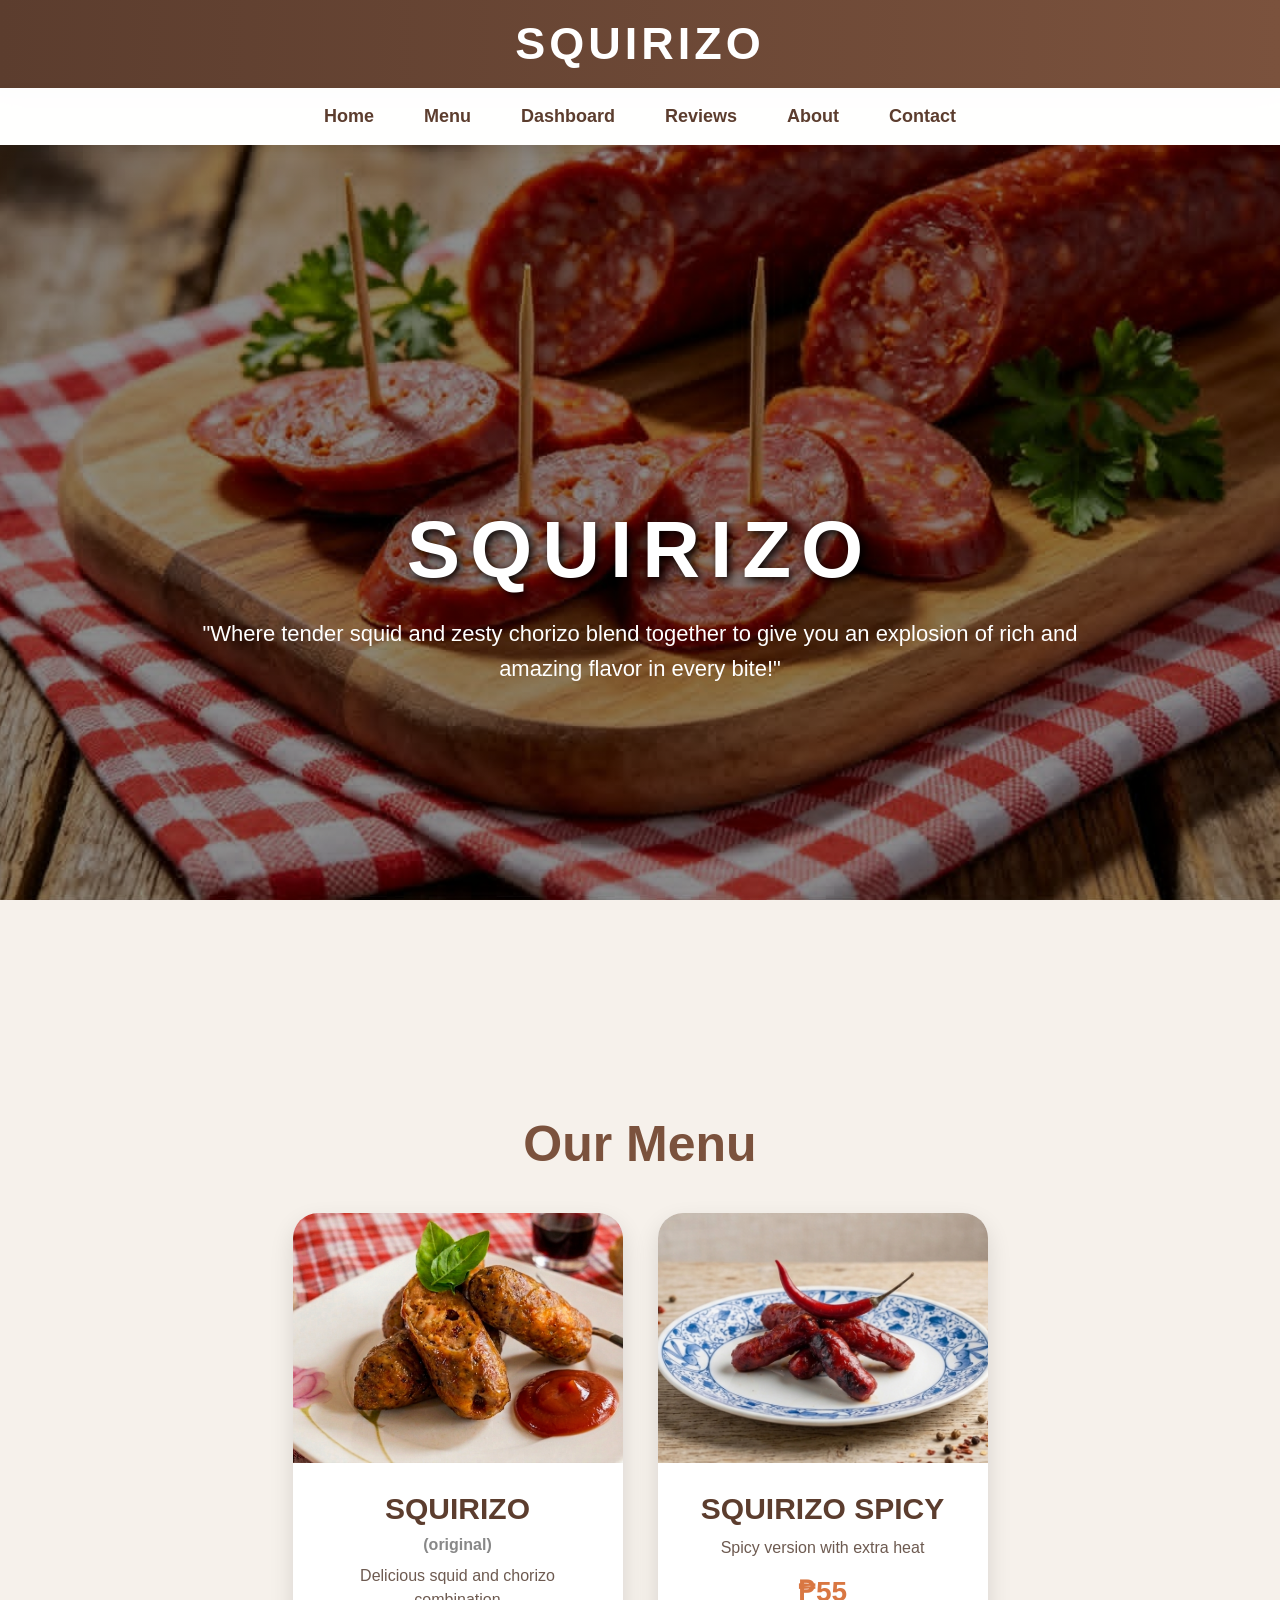
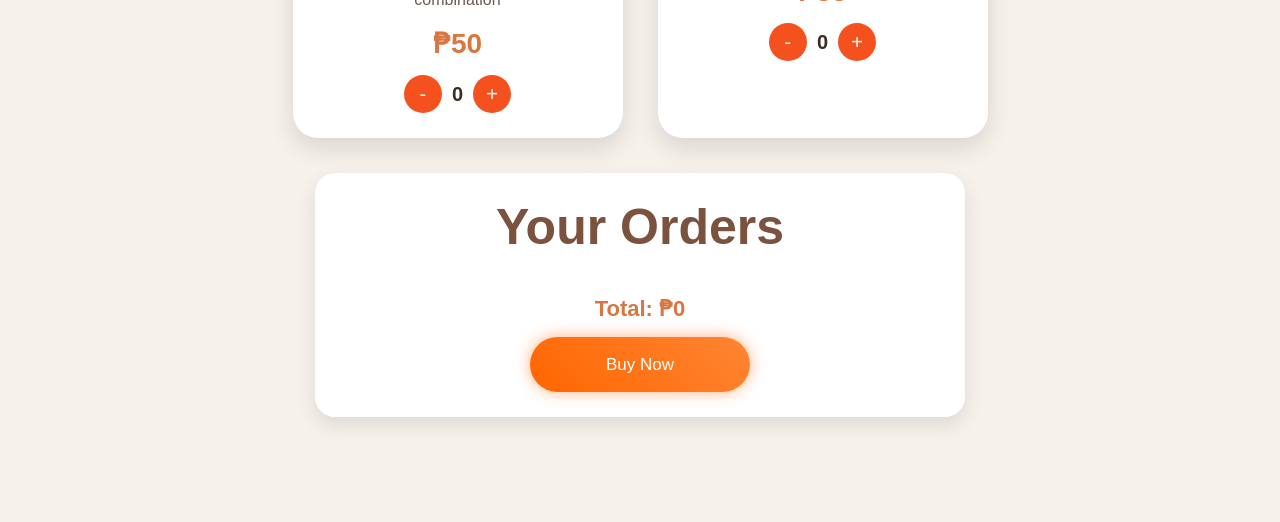
<file: index.html>
<!DOCTYPE html>
<html lang="en">
<head>
    <meta charset="UTF-8">
    <meta name="viewport" content="width=device-width, initial-scale=1.0">
    <title>SQUIRIZO</title>
    <link rel="stylesheet" href="css.css">
</head>
<body>

    <header>
        <h1>SQUIRIZO</h1>
    </header>

    <div class="menu-icon" onclick="toggleMenu()">
        ☰
    </div>

    <nav>
        <a href="#home">Home</a>
        <a href="#menu">Menu</a>
        <a href="dashboard.html">Dashboard</a>
        <a href="reviews.html">Reviews</a>
        <a href="aboutus.html">About</a>
        <a href="contactus.html">Contact</a>
    </nav>

    <section class="hero" id="home">
        <div>
            <h1>SQUIRIZO</h1>
            <p>
                "Where tender squid and zesty chorizo blend together to give you an explosion of rich and amazing flavor in every bite!"
            </p>
        </div>
    </section>

    <div class="container">
        <h2 class="section-title" id="menu">Our Menu</h2>

        <div class="menu">
            <div class="card">
                <img src="Gemini_Generated_Image_vqelthvqelthvqel (1).png">
                <div class="card-content">
                    <h3>SQUIRIZO</h3>
                    <h6>(original)</h6>
                    <p>Delicious squid and chorizo combination</p>
                    <div class="price">₱50</div>

                    <div class="quantity-box">
                        <button class="qty-btn" onclick="minusItem('squirizo',50)">-</button>
                        <span class="qty-number" id="squirizo-count">0</span>
                        <button class="qty-btn" onclick="addItem('squirizo',50)">+</button>
                    </div>
                </div>
            </div>

            <div class="card">
                <img src="spicy squirizo.png">
                <div class="card-content">
                    <h3>SQUIRIZO SPICY</h3>
                    <p>Spicy version with extra heat</p>
                    <div class="price">₱55</div>

                    <div class="quantity-box">
                        <button class="qty-btn" onclick="minusItem('spicy',55)">-</button>
                        <span class="qty-number" id="spicy-count">0</span>
                        <button class="qty-btn" onclick="addItem('spicy',55)">+</button>
                    </div>
                </div>
            </div>
        </div>

        <div class="about" id="orders">
            <h2 class="section-title">Your Orders</h2>
            <ul id="order-list"></ul>
            <div id="total">Total: ₱0</div>
            <button class="buy-btn" onclick="openOrderForm()">Buy Now</button>
        </div>
    </div>

    <div class="order-modal" id="orderModal">
        <div class="order-form-box">
            <span class="close-btn" onclick="closeOrderForm()">✖</span>
            <h2>Checkout Order</h2>

            <input type="text" id="customerName" placeholder="Enter Full Name">

            <input type="text" id="customerContact" placeholder="Enter Contact Number">

            <textarea id="customerAddress" placeholder="Enter Complete Address (House No, Street, Barangay, City)"></textarea>

            <select id="paymentMethod" onchange="showGcashField()">
                <option value="">Select Payment Method</option>
                <option value="GCash">GCash</option>
                <option value="Cash on Delivery">Cash on Delivery</option>
            </select>

            <div id="gcashField" style="display:none;">
                <input type="text" id="gcashNumber" placeholder="Enter GCash Number">

                <div id="qrBox" style="display:none; text-align:center; margin-top:15px;">
                    <p>Scan QR Code to Pay</p>
                    <img src="qrcode_gcash.jpeg" style="max-width:200px; width:100%;">
                    <p class="gcash-text">
                        Send Payment to<br>
                        <strong>0976 135 0558</strong><br>
                        Angelyn Ducalang
                    </p>
                </div>

                <input type="text" id="referenceNumber" placeholder="Enter GCash Reference Number">

                <p class="gcash-text"><br><strong>upload screenshot of your payment</strong><br></p>
                <input type="file" id="paymentScreenshot" accept="image/*">
            </div>

            <div id="mobilePaymentReminder" style="display:none; color:#007dfe; font-size:15px; margin-top:15px; margin-bottom:10px; font-weight:bold; text-align:center;">
                Send Payment to: 0976 135 0558 (Angelyn Ducalang)
            </div>

            <a id="gcashMobileLink" href="gcash://" style="display:none; text-decoration:none;">
                <button class="submit-order-btn" style="width:100%;" onclick="submitOrder()">Confirm Order & Pay</button>
            </a>
            
            <button id="normalSubmitBtn" class="submit-order-btn" onclick="payAndSubmit()">Confirm Order</button>
        </div>
    </div>

<script>
let total = 0;
let orders = {
    squirizo: 0,
    spicy: 0
};

function addItem(item, price){
    orders[item]++;
    total += price;
    updateOrders();
}

function minusItem(item, price){
    if(orders[item] > 0){
        orders[item]--;
        total -= price;
        updateOrders();
    }
}

function updateOrders(){
    const orderList = document.getElementById("order-list");
    orderList.innerHTML = "";

    document.getElementById("squirizo-count").innerHTML = orders.squirizo;
    document.getElementById("spicy-count").innerHTML = orders.spicy;

    if(orders.squirizo > 0){
        const li = document.createElement("li");
        li.innerHTML = `SQUIRIZO x ${orders.squirizo} = ₱${orders.squirizo * 50}`;
        orderList.appendChild(li);
    }

    if(orders.spicy > 0){
        const li = document.createElement("li");
        li.innerHTML = `SQUIRIZO SPICY x ${orders.spicy} = ₱${orders.spicy * 55}`;
        orderList.appendChild(li);
    }

    document.getElementById("total").innerHTML = `Total: ₱${total}`;
}

function openOrderForm(){
    if(total === 0){
        alert("Please order first!");
        return;
    }
    document.getElementById("orderModal").style.display = "flex";
}

// NILINIS KO DIN ANG CLOSE FORM PARA MA-RESET ANG LAYOUT BUTTONS PARA KUNG MAG-CHANGE NG PAY METHOD NG PAULIT-ULIT
function closeOrderForm(){
    document.getElementById("orderModal").style.display = "none";
}

// ========================================================
// SHOW GCASH FIELD & DETECT DEVICE NATIVELY (FIXED FOR ANDROID)
// ========================================================
function showGcashField(){
    let payment = document.getElementById("paymentMethod").value;
    let gcashField = document.getElementById("gcashField");
    let qrBox = document.getElementById("qrBox");
    
    let normalBtn = document.getElementById("normalSubmitBtn");
    let gcashLinkWrapper = document.getElementById("gcashMobileLink");
    let mobileReminder = document.getElementById("mobilePaymentReminder");

    if(payment === "GCash"){
        gcashField.style.display = "block";
        qrBox.style.display = "block";

        const isMobile = /Android|iPhone|iPad|iPod/i.test(navigator.userAgent);
        const isAndroid = /Android/i.test(navigator.userAgent);

        if(isMobile){
            if(isAndroid){
                // BAGO: Gumamit ng Universal Link fallback na naiintindihan ng Android web subsystem
                gcashLinkWrapper.href = "https://m.gcash.com/app/login";
            } else {
                // iOS standard deep link URI
                gcashLinkWrapper.href = "gcash://";
            }
            normalBtn.style.display = "none";
            mobileReminder.style.display = "block";
            gcashLinkWrapper.style.display = "block";
        }
    }else{
        gcashField.style.display = "none";
        qrBox.style.display = "none";
        normalBtn.style.display = "block";
        mobileReminder.style.display = "none";
        gcashLinkWrapper.style.display = "none";
    }
}

// ========================================================
// SUBMIT ORDER DATA
// ========================================================
async function submitOrder(){
    let customerName = document.getElementById("customerName").value.trim();
    let customerContact = document.getElementById("customerContact").value.trim();
    let address = document.getElementById("customerAddress").value.trim();
    let paymentMethod = document.getElementById("paymentMethod").value;
    let gcashNumber = document.getElementById("gcashNumber").value.trim();
    let referenceNumber = document.getElementById("referenceNumber").value.trim();
    let paymentScreenshot = document.getElementById("paymentScreenshot").files[0];

    if(customerName === "" || customerContact === "" || address === "" || paymentMethod === ""){
        alert("Please fill up all fields!");
        return;
    }

    let ordersText = "";
    if(orders.squirizo > 0) ordersText += `SQUIRIZO x ${orders.squirizo}\n`;
    if(orders.spicy > 0) ordersText += `SQUIRIZO SPICY x ${orders.spicy}\n`;

    const formData = new FormData();
    formData.append("access_key", "c8317cf4-ff2e-4c55-84c0-61aaecedaff7");
    formData.append("name", customerName);
    formData.append("subject", "New SQUIRIZO Order");
    formData.append("message",
`NEW ORDER
Customer: ${customerName}
Contact: ${customerContact}
Address: ${address}
Orders: \n${ordersText}
Payment: ${paymentMethod}
GCash No: ${gcashNumber}
Ref No: ${referenceNumber}
Total: ₱${total}`
    );

    if(paymentScreenshot){
        formData.append("attachment", paymentScreenshot);
    }

    try{
        fetch("https://api.web3forms.com/submit", {
            method: "POST",
            body: formData
        });
    }catch(error){
        console.log(error);
    }
}

function toggleMenu(){
    document.querySelector("nav").classList.toggle("active");
}

// Para sa Cash on Delivery
function payAndSubmit(){
    submitOrder();
    alert("Order Submitted Successfully, THANKYOU FOR ORDERING ❤️");
    
    orders.squirizo = 0;
    orders.spicy = 0;
    total = 0;
    updateOrders();
    closeOrderForm();
}
</script>
</body>
</html>
</file>
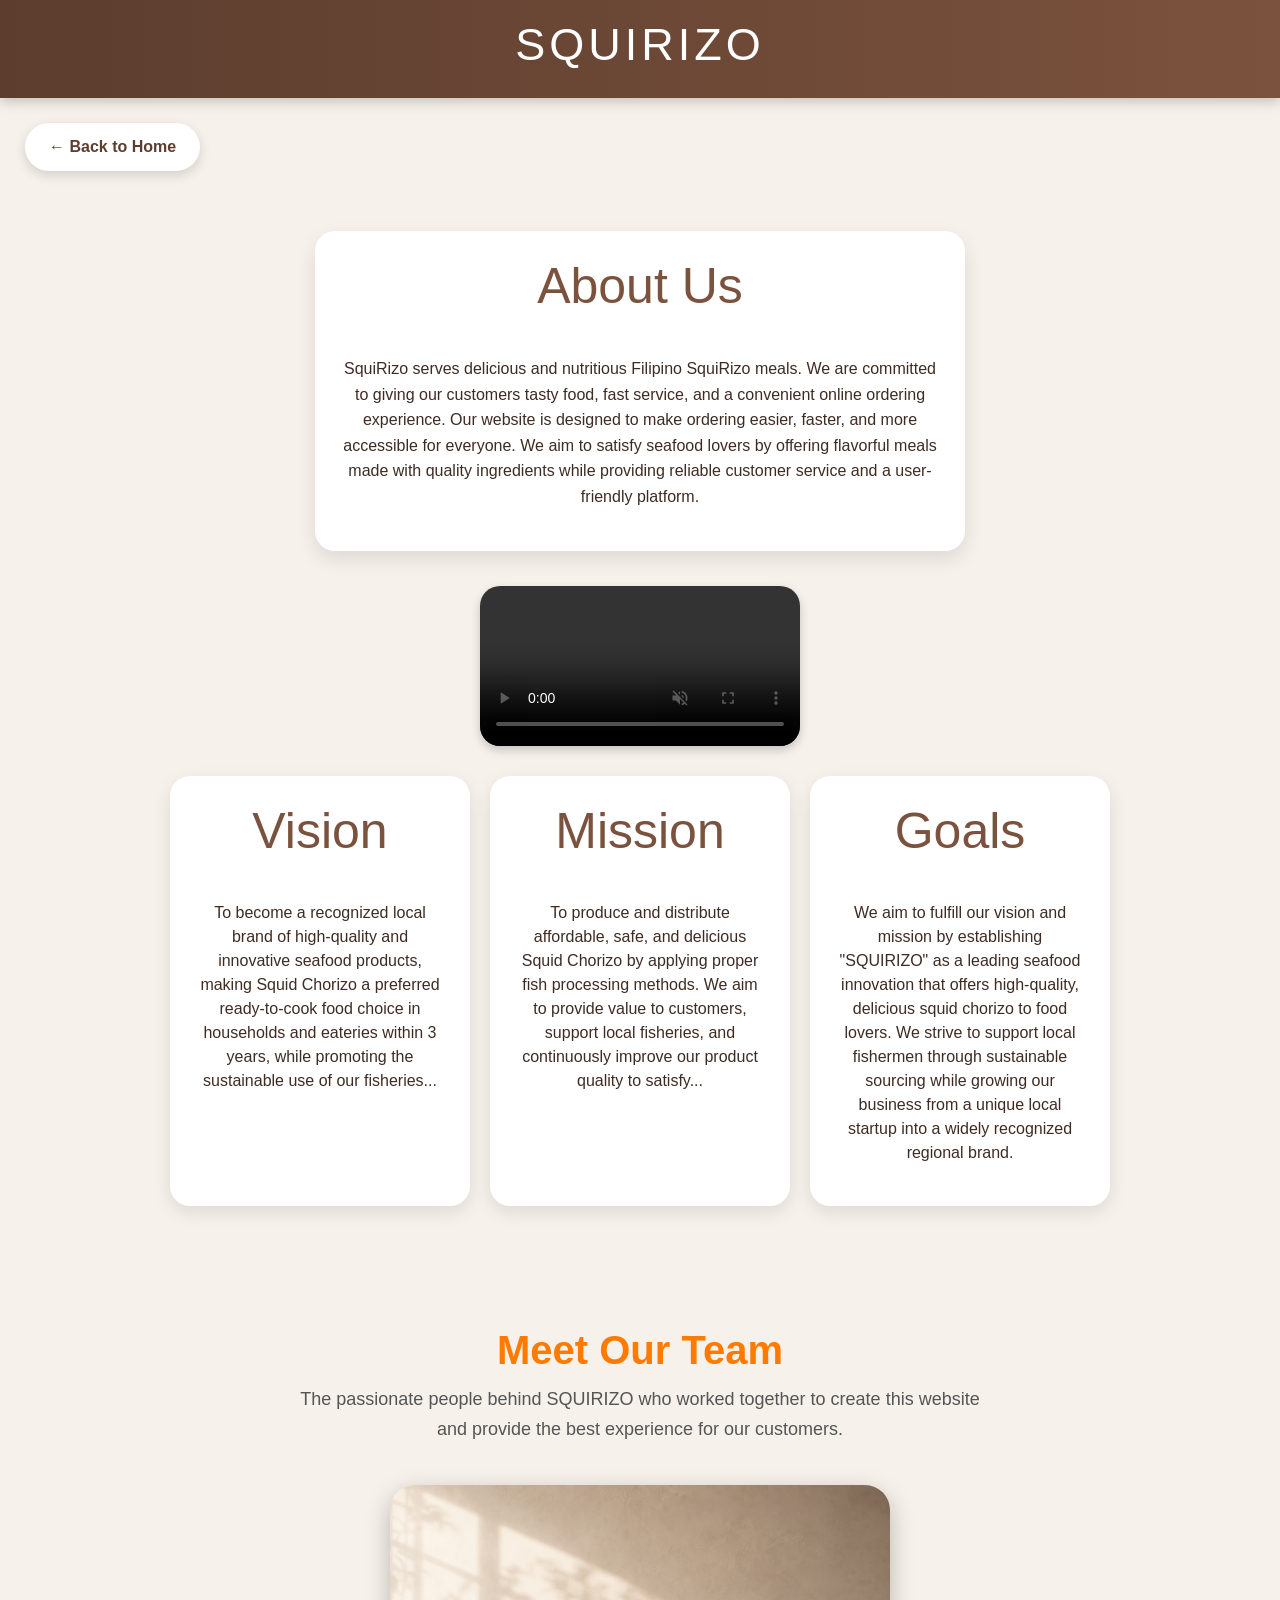
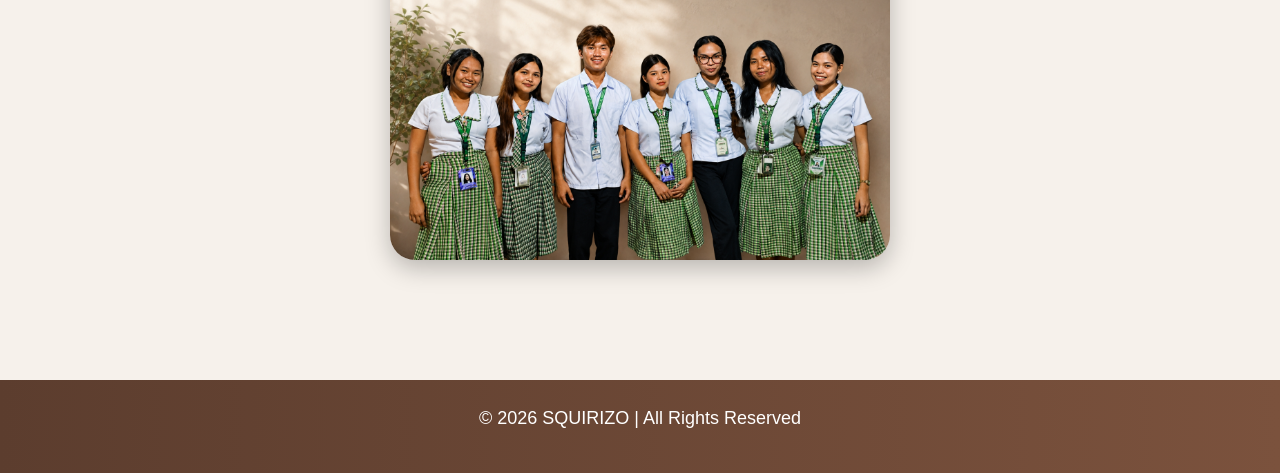
<file: aboutus.html>
<html lang="en">
<head>
    <meta charset="UTF-8">
    <meta name="viewport" content="width=device-width, initial-scale=1.0">
    <title>About us</title>
     <link href="https://cdn.jsdelivr.net/npm/bootstrap@5.3.8/dist/css/bootstrap.min.css" rel="stylesheet" integrity="sha384-sRIl4kxILFvY47J16cr9ZwB07vP4J8+LH7qKQnuqkuIAvNWLzeN8tE5YBujZqJLB" crossorigin="anonymous">
    <script src="https://cdn.jsdelivr.net/npm/bootstrap@5.3.8/dist/js/bootstrap.bundle.min.js" integrity="sha384-FKyoEForCGlyvwx9Hj09JcYn3nv7wiPVlz7YYwJrWVcXK/BmnVDxM+D2scQbITxI" crossorigin="anonymous"></script>
    <link rel="stylesheet" href="css.css">
</head>
  <header>

        <h1>SQUIRIZO</h1>

    </header>

<body>

   <a href="index.html" class="back-btn">
    ← Back to Home </a>
   <body class="about-page">

    <!-- ABOUT -->
    <div class="about">
        <h2 class="section-title">About Us</h2>
        <p>
            SquiRizo serves delicious and nutritious Filipino SquiRizo meals. We are committed to giving our customers tasty food, fast service, and a convenient online ordering experience. Our website is designed to make ordering easier, faster, and more accessible for everyone. We aim to satisfy seafood lovers by offering flavorful meals made with quality ingredients while providing reliable customer service and a user-friendly platform.
        </p>
    </div>
    <div class="video-container">

    <video controls autoplay muted loop>

        <source src="blog.mp4" type="video/mp4">

    </video>

</div>

    <!-- VISION MISSION GOALS -->
    <div class="vmg-container">

        <div class="vmg-card">
            <h2 class="section-title">Vision</h2>
            <p>
                To become a recognized local brand of high-quality and innovative seafood products, making Squid Chorizo a preferred ready‑to‑cook food choice in households and eateries within 3 years, while promoting the sustainable use of our fisheries...
            </p>
        </div>

        <div class="vmg-card">
            <h2 class="section-title">Mission</h2>
            <p>
                 To produce and distribute affordable, safe, and delicious Squid Chorizo by applying proper fish processing methods. We aim to provide value to customers, support local fisheries, and continuously improve our product quality to satisfy...
            </p>
        </div>

        <div class="vmg-card">
            <h2 class="section-title">Goals</h2>
            <p>
                We aim to fulfill our vision and mission by establishing "SQUIRIZO" as a leading seafood innovation that offers high-quality, delicious squid chorizo to food lovers. We strive to support local fishermen through sustainable sourcing while growing our business from a unique local startup into a widely recognized regional brand.
            </p>
        </div>

    </div>
<!-- TEAM SECTION -->

<div class="team-section">

    <h2 class="team-title">Meet Our Team</h2>

    <p class="team-subtitle">
        The passionate people behind SQUIRIZO who worked together
        to create this website and provide the best experience for our customers.
    </p>

    <div class="team-card">

        <img src="members_about.png" alt="SQUIRIZO Team" class="team-image">

        <div class="team-overlay">
            <h3>SQUIRIZO Developers</h3>
            <p>
              Thank you for supporting our project and being part
                of our growing journey.
        </div>

    </div>

</div>
</body>

  <!-- FOOTER -->

    <footer>

        <p>

            © 2026 SQUIRIZO | All Rights Reserved

        </p>

    </footer>
</file>
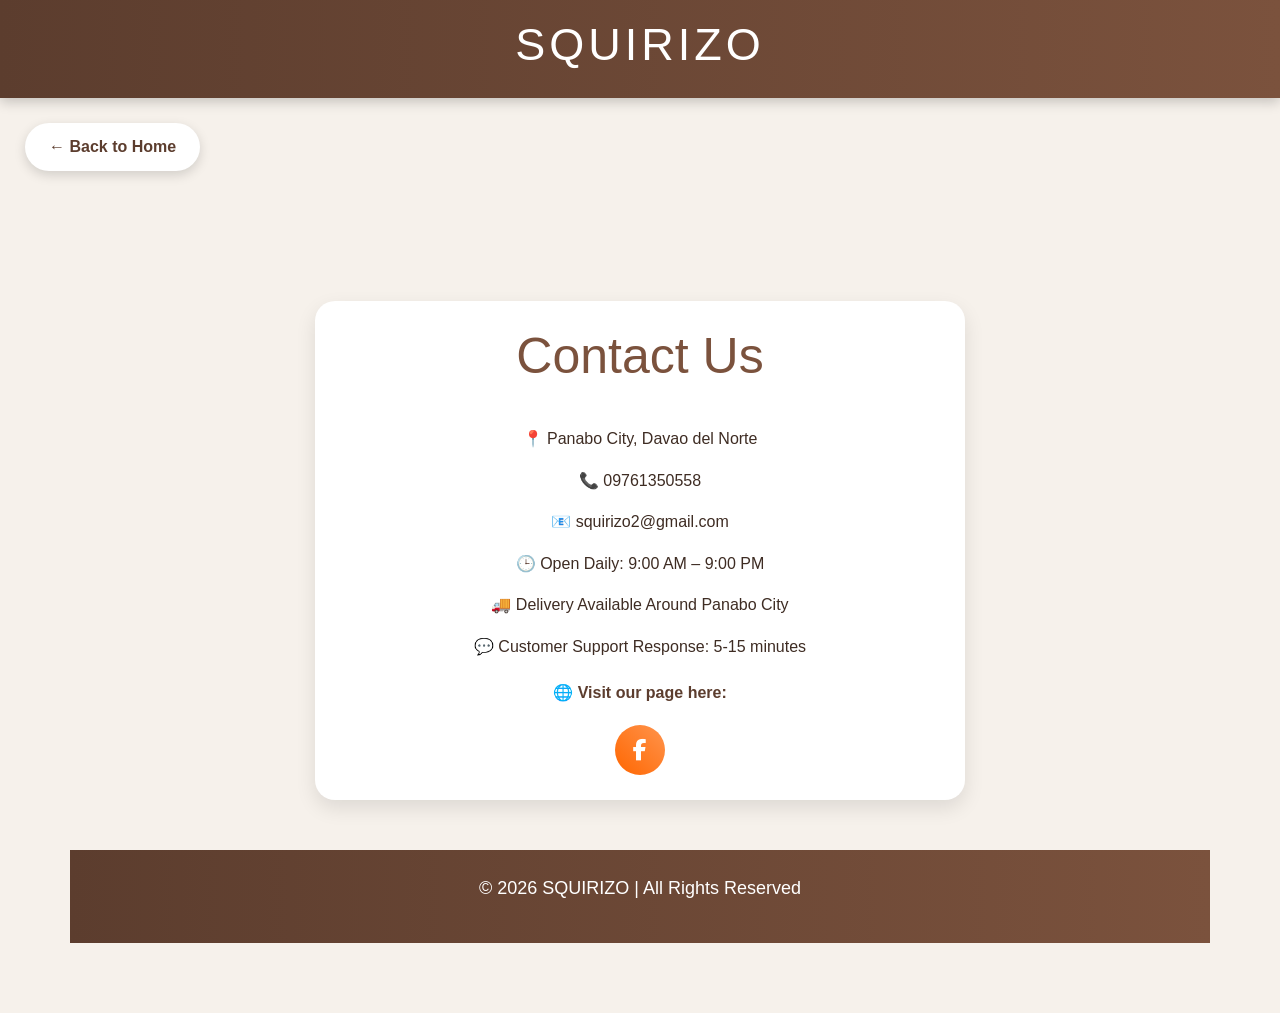
<file: contactus.html>
<html lang="en">
<head>
    <meta charset="UTF-8">
    <meta name="viewport" content="width=device-width, initial-scale=1.0">
    <title>contactus</title>
    <link href="https://cdn.jsdelivr.net/npm/bootstrap@5.3.8/dist/css/bootstrap.min.css" rel="stylesheet" integrity="sha384-sRIl4kxILFvY47J16cr9ZwB07vP4J8+LH7qKQnuqkuIAvNWLzeN8tE5YBujZqJLB" crossorigin="anonymous">
    <script src="https://cdn.jsdelivr.net/npm/bootstrap@5.3.8/dist/js/bootstrap.bundle.min.js" integrity="sha384-FKyoEForCGlyvwx9Hj09JcYn3nv7wiPVlz7YYwJrWVcXK/BmnVDxM+D2scQbITxI" crossorigin="anonymous"></script>
    <link rel="stylesheet" href="css.css">
    <link rel="stylesheet"href="https://cdnjs.cloudflare.com/ajax/libs/font-awesome/6.5.1/css/all.min.css">
</head>
  <header>

        <h1>SQUIRIZO</h1>

    </header>

<body>

     <a href="index.html" class="back-btn">
    ← Back to Home
</a>

    <div class="container">

       <div class="about" id="contact">

    <h2 class="section-title">
        Contact Us
    </h2>

    <p>
        📍 Panabo City, Davao del Norte
    </p>

    <p>
        📞 09761350558
    </p>

    <p>
        📧 squirizo2@gmail.com
    </p>

    <p>
        🕒 Open Daily: 9:00 AM – 9:00 PM
    </p>

    <p>
        🚚 Delivery Available Around Panabo City
    </p>

    <p>
        💬 Customer Support Response:
        5-15 minutes
    </p>


    <!-- SOCIAL ICONS -->

  <!-- FACEBOOK BUTTON -->

<p class="visit-page">

    🌐 Visit our page here:

</p>

<div class="social-icons">

    <a href="https://www.facebook.com/profile.php?id=61589465199510"
    target="_blank">

        <i class="fa-brands fa-facebook-f"></i>

    </a>

</div>

</div>
</body>

  <!-- FOOTER -->

    <footer>

        <p>

            © 2026 SQUIRIZO | All Rights Reserved

        </p>

    </footer>
</html>
</file>
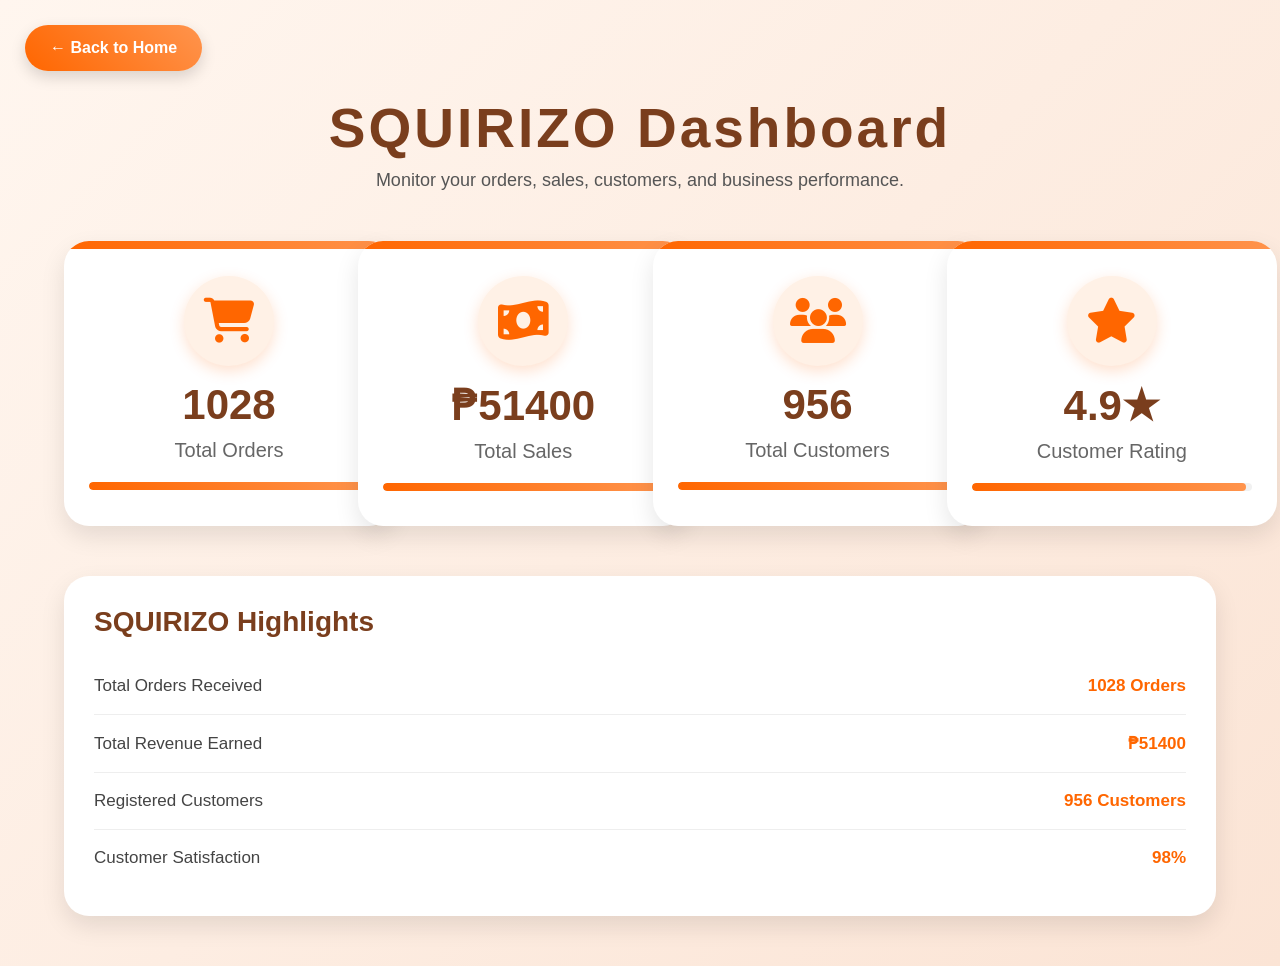
<file: dashboard.html>
<!DOCTYPE html>
<html lang="en">
<head>

    <meta charset="UTF-8">

    <meta name="viewport"
    content="width=device-width, initial-scale=1.0">

    <title>SQUIRIZO Dashboard</title>

    <link rel="stylesheet" href="css.css">

    <!-- ICONS -->

    <link rel="stylesheet"
    href="https://cdnjs.cloudflare.com/ajax/libs/font-awesome/6.5.1/css/all.min.css">

    <style>

        *{
            margin:0;
            padding:0;
            box-sizing:border-box;
            font-family:Arial, Helvetica, sans-serif;
        }

        body{

            background:
            linear-gradient(
            135deg,
            #fff6ef,
            #fbe4d5
            );

            min-height:100vh;
        }

        /* BACK BUTTON */

        .back-btn{

            display:inline-flex;

            align-items:center;

            gap:10px;

            margin:25px;

            padding:14px 25px;

            background:linear-gradient(
            45deg,
            #ff6600,
            #ff944d
            );

            color:white;

            text-decoration:none;

            border-radius:50px;

            font-weight:bold;

            box-shadow:0 6px 15px rgba(0,0,0,0.15);

            transition:0.3s;
        }

        .back-btn:hover{

            transform:translateX(-5px);

            box-shadow:0 10px 20px rgba(0,0,0,0.2);
        }

        /* DASHBOARD */

        .dashboard-container{

            width:90%;

            margin:auto;

            padding-bottom:50px;
        }

        .dashboard-title{

            text-align:center;

            font-size:55px;

            color:#7a3e1d;

            margin-bottom:10px;

            letter-spacing:3px;

            animation:fadeDown 1s ease;
        }

        .dashboard-subtitle{

            text-align:center;

            color:#555;

            margin-bottom:50px;

            font-size:18px;

            animation:fadeIn 2s ease;
        }

        /* DASHBOARD BOX */

        .dashboard-box{

            display:grid;

            grid-template-columns:
            repeat(auto-fit, minmax(250px,1fr));

            gap:25px;
        }

        /* CARD */

        .card{

            position:relative;

            background:white;

            padding:35px 25px;

            border-radius:25px;

            overflow:hidden;

            text-align:center;

            box-shadow:0 10px 25px rgba(0,0,0,0.1);

            transition:0.4s ease;

            animation:cardFade 0.8s ease;
        }

        .card:hover{

            transform:translateY(-10px) scale(1.03);

            box-shadow:0 15px 35px rgba(0,0,0,0.15);
        }

        /* ICON */

        .card i{

            font-size:45px;

            margin-bottom:15px;

            color:#ff6600;

            background:#fff1e6;

            width:90px;

            height:90px;

            line-height:90px;

            border-radius:50%;

            box-shadow:0 5px 15px rgba(255,102,0,0.2);
        }

        /* NUMBER */

        .card h2{

            font-size:42px;

            color:#7a3e1d;

            margin-bottom:10px;
        }

        /* TEXT */

        .card p{

            font-size:20px;

            color:#666;
        }

        /* TOP GLOW */

        .card::before{

            content:"";

            position:absolute;

            top:0;

            left:0;

            width:100%;

            height:8px;

            background:linear-gradient(
            90deg,
            #ff6600,
            #ff944d
            );
        }

        /* MINI BAR */

        .mini-chart{

            width:100%;

            height:8px;

            background:#f1f1f1;

            border-radius:20px;

            margin-top:20px;

            overflow:hidden;
        }

        .mini-chart span{

            display:block;

            height:100%;

            border-radius:20px;

            background:linear-gradient(
            90deg,
            #ff6600,
            #ff944d
            );
        }

        /* BUSINESS INSIGHTS */

        .activity-box{

            margin-top:50px;

            background:white;

            padding:30px;

            border-radius:25px;

            box-shadow:0 10px 25px rgba(0,0,0,0.1);

            animation:fadeIn 1.5s ease;
        }

        .activity-box h3{

            color:#7a3e1d;

            margin-bottom:20px;

            font-size:28px;
        }

        .activity{

            display:flex;

            justify-content:space-between;

            align-items:center;

            padding:18px 0;

            border-bottom:1px solid #eee;
        }

        .activity:last-child{

            border-bottom:none;
        }

        .activity p{

            color:#444;

            font-size:17px;
        }

        .activity span{

            color:#ff6600;

            font-weight:bold;

            font-size:17px;
        }

        /* ANIMATION */

        @keyframes fadeDown{

            from{

                opacity:0;

                transform:translateY(-40px);
            }

            to{

                opacity:1;

                transform:translateY(0);
            }
        }

        @keyframes fadeIn{

            from{

                opacity:0;
            }

            to{

                opacity:1;
            }
        }

        @keyframes cardFade{

            from{

                opacity:0;

                transform:translateY(40px);
            }

            to{

                opacity:1;

                transform:translateY(0);
            }
        }

        /* MOBILE */

        @media(max-width:768px){

            .dashboard-title{

                font-size:38px;
            }

            .dashboard-subtitle{

                font-size:15px;
            }

            .card{

                padding:25px;
            }

            .card h2{

                font-size:35px;
            }

            .card p{

                font-size:18px;
            }

            .activity{

                flex-direction:column;

                align-items:flex-start;

                gap:8px;
            }
        }

    </style>

</head>

<body>

    <!-- BACK BUTTON -->

    <a href="index.html"
    class="back-btn">

        ← Back to Home

    </a>

    <!-- DASHBOARD -->

    <div class="dashboard-container">

        <h1 class="dashboard-title">

            SQUIRIZO Dashboard

        </h1>

        <p class="dashboard-subtitle">

            Monitor your orders, sales, customers, and business performance.

        </p>

        <!-- DASHBOARD CARDS -->

        <div class="dashboard-box">

            <!-- ORDERS -->

            <div class="card">

                <i class="fa-solid fa-cart-shopping"></i>

                <h2 id="ordersCount">0</h2>

                <p>Total Orders</p>

                <div class="mini-chart">

                    <span id="ordersBar"
                    style="width:0%;"></span>

                </div>

            </div>

            <!-- SALES -->

            <div class="card">

                <i class="fa-solid fa-money-bill-wave"></i>

                <h2 id="salesCount">₱0</h2>

                <p>Total Sales</p>

                <div class="mini-chart">

                    <span id="salesBar"
                    style="width:0%;"></span>

                </div>

            </div>

            <!-- CUSTOMERS -->

            <div class="card">

                <i class="fa-solid fa-users"></i>

                <h2 id="customersCount">0</h2>

                <p>Total Customers</p>

                <div class="mini-chart">

                    <span id="customersBar"
                    style="width:0%;"></span>

                </div>

            </div>

            <!-- RATINGS -->

            <div class="card">

                <i class="fa-solid fa-star"></i>

                <h2 id="ratingCount">4.9★</h2>

                <p>Customer Rating</p>

                <div class="mini-chart">

                    <span style="width:98%;"></span>

                </div>

            </div>

        </div>

        <!-- BUSINESS INSIGHTS -->

        <div class="activity-box">

            <h3>

                SQUIRIZO Highlights

            </h3>

            <div class="activity">

                <p>
                    Total Orders Received
                </p>

                <span id="highlightOrders">
                    1,028 Orders
                </span>

            </div>

            <div class="activity">

                <p>
                    Total Revenue Earned
                </p>

                <span id="highlightSales">
                    ₱51,400
                </span>

            </div>

            <div class="activity">

                <p>
                    Registered Customers
                </p>

                <span id="highlightCustomers">
                    956 Customers
                </span>

            </div>

            <div class="activity">

                <p>
                    Customer Satisfaction
                </p>

                <span>
                    98%
                </span>

            </div>

        </div>

    </div>

    <!-- REALTIME DATA -->

    <script>

        // GET DATA FROM LOCAL STORAGE

      

localStorage.setItem("totalOrders", 1028);
localStorage.setItem("totalSales", 51400);
localStorage.setItem("totalCustomers", 956);

// GET DATA FROM LOCAL STORAGE

let totalOrders =
parseInt(localStorage.getItem("totalOrders")) || 0;

let totalSales =
parseInt(localStorage.getItem("totalSales")) || 0;

let totalCustomers =
parseInt(localStorage.getItem("totalCustomers")) || 0;

// DISPLAY MAIN CARDS

document.getElementById(
"ordersCount").innerHTML =
totalOrders;

document.getElementById(
"salesCount").innerHTML =
"₱" + totalSales;

document.getElementById(
"customersCount").innerHTML =
totalCustomers;

document.getElementById(
"highlightOrders").innerHTML =
totalOrders + " Orders";

document.getElementById(
"highlightSales").innerHTML =
"₱" + totalSales;

document.getElementById(
"highlightCustomers").innerHTML =
totalCustomers + " Customers";



        // DISPLAY MAIN CARDS

        document.getElementById(
        "ordersCount").innerHTML =
        totalOrders;

        document.getElementById(
        "salesCount").innerHTML =
        "₱" + totalSales;

        document.getElementById(
        "customersCount").innerHTML =
        totalCustomers;

        // DISPLAY HIGHLIGHTS

        document.getElementById(
        "highlightOrders").innerHTML =
        totalOrders + " Orders";

        document.getElementById(
        "highlightSales").innerHTML =
        "₱" + totalSales;

        document.getElementById(
        "highlightCustomers").innerHTML =
        totalCustomers + " Customers";

        // MINI CHART ANIMATION

        let ordersPercent =
        Math.min(totalOrders * 10, 100);

        let salesPercent =
        Math.min(totalSales / 100, 100);

        let customersPercent =
        Math.min(totalCustomers * 10, 100);

        document.getElementById(
        "ordersBar").style.width =
        ordersPercent + "%";

        document.getElementById(
        "salesBar").style.width =
        salesPercent + "%";

        document.getElementById(
        "customersBar").style.width =
        customersPercent + "%";

    </script>

</body>
</html>
</file>
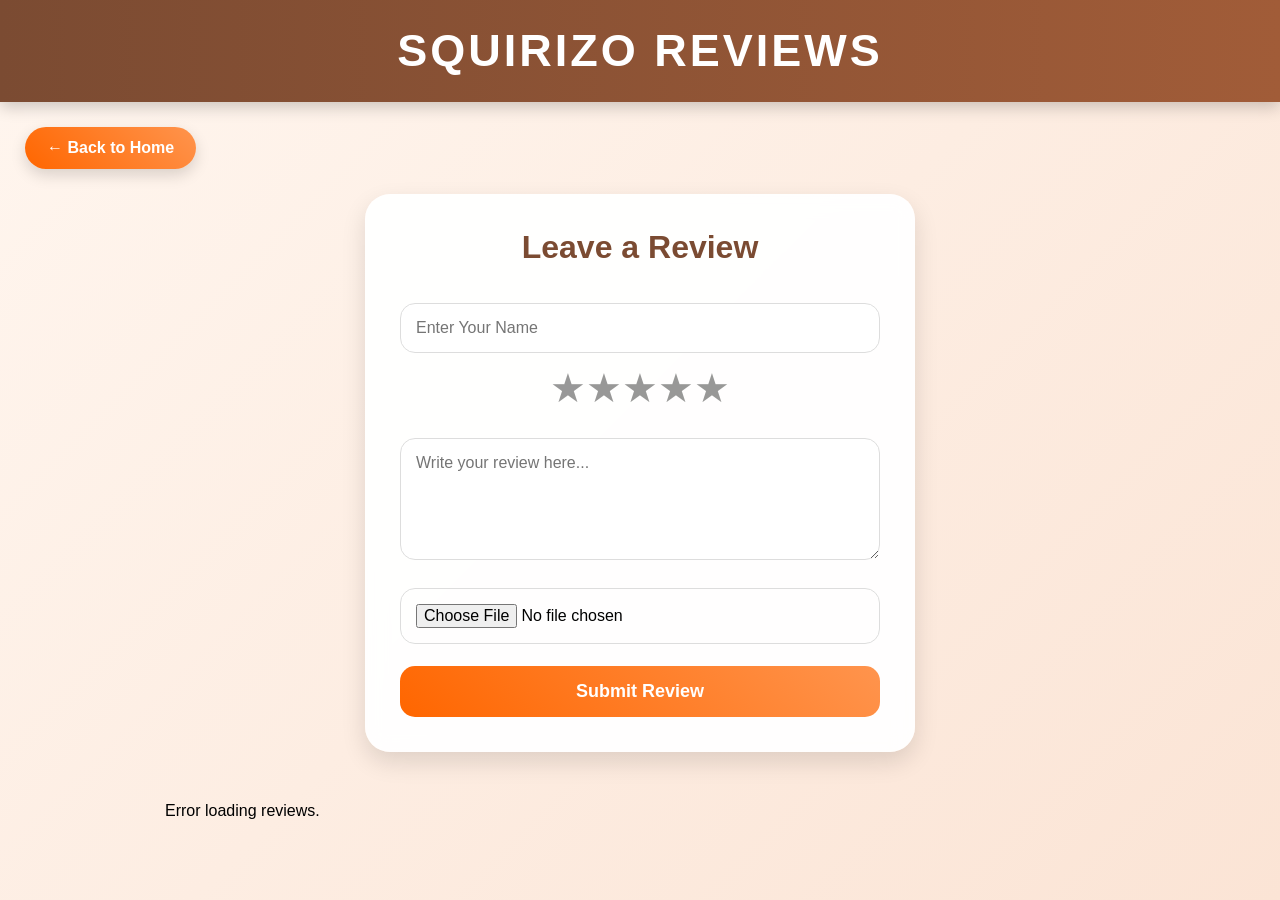
<file: reviews.html>
<!DOCTYPE html>
<html lang="en">
<head>
    <meta charset="UTF-8">
    <meta name="viewport" content="width=device-width, initial-scale=1.0">
    <title>SQUIRIZO Reviews</title>
           <style>
*{
    margin:0;
    padding:0;
    box-sizing:border-box;
    font-family:Arial, Helvetica, sans-serif;
}

body{

    background:
    linear-gradient(
    135deg,
    #fff6ef,
    #fbe4d5
    );

    min-height:100vh;
}

/* HEADER */

header{

    background:
    linear-gradient(
    90deg,
    #7b4b32,
    #a15c38
    );

    color:white;

    padding:25px;

    text-align:center;

    box-shadow:0 5px 15px rgba(0,0,0,0.2);

    animation:fadeDown 1s ease;
}

header h1{

    font-size:45px;

    letter-spacing:3px;
}

/* BACK BUTTON */

.back-btn{

    display:inline-flex;

    align-items:center;

    gap:10px;

    margin:25px;

    padding:12px 22px;

    background:
    linear-gradient(
    45deg,
    #ff6600,
    #ff944d
    );

    color:white;

    text-decoration:none;

    border-radius:50px;

    font-weight:bold;

    box-shadow:0 6px 15px rgba(0,0,0,0.15);

    transition:0.3s;
}

.back-btn:hover{

    transform:translateX(-5px);

    box-shadow:0 10px 20px rgba(0,0,0,0.2);
}

/* REVIEW FORM */

.review-form{

    background:rgba(255,255,255,0.95);

    backdrop-filter:blur(10px);

    width:90%;
    max-width:550px;

    margin:auto;

    padding:35px;

    border-radius:25px;

    box-shadow:0 10px 25px rgba(0,0,0,0.12);

    animation:fadeUp 1s ease;
}

.review-form h2{

    text-align:center;

    margin-bottom:25px;

    color:#7b4b32;

    font-size:32px;
}

/* INPUTS */

.review-form input,
.review-form textarea{

    width:100%;

    padding:15px;

    margin:12px 0;

    border-radius:15px;

    border:1px solid #ddd;

    font-size:16px;

    transition:0.3s;
}

.review-form input:focus,
.review-form textarea:focus{

    border-color:#ff6600;

    outline:none;

    box-shadow:0 0 10px rgba(255,102,0,0.2);
}

/* BUTTON */

.review-form button{

    width:100%;

    padding:15px;

    border:none;

    background:
    linear-gradient(
    45deg,
    #ff6600,
    #ff944d
    );

    color:white;

    border-radius:15px;

    font-size:18px;

    cursor:pointer;

    margin-top:10px;

    transition:0.3s;

    font-weight:bold;
}

.review-form button:hover{

    transform:scale(1.03);

    box-shadow:0 10px 20px rgba(0,0,0,0.15);
}

/* STAR RATING */

.star-rating{

    text-align:center;

    margin-bottom:15px;
}

.star-rating span{

    font-size:40px;

    cursor:pointer;

    opacity:0.4;

    transition:0.3s;
}

.star-rating span:hover{

    transform:scale(1.2);

    color:gold;
}

.star-rating span.active{

    opacity:1;

    color:gold;
}

/* REVIEWS CONTAINER */

.reviews-list{

    width:90%;
    max-width:950px;

    margin:50px auto;
}

/* REVIEW ITEM */

.review-item{

    display:flex;

    gap:18px;

    margin-bottom:25px;

    padding:25px;

    background:white;

    border-radius:25px;

    box-shadow:0 8px 20px rgba(0,0,0,0.08);

    transition:0.3s;

    animation:cardFade 0.8s ease;
}

.review-item:hover{

    transform:translateY(-5px);

    box-shadow:0 15px 30px rgba(0,0,0,0.12);
}

/* PROFILE */

.review-profile{

    width:60px;

    height:60px;

    border-radius:50%;

    background:
    linear-gradient(
    45deg,
    #ff6600,
    #ff944d
    );

    color:white;

    display:flex;

    justify-content:center;

    align-items:center;

    font-size:24px;

    font-weight:bold;

    flex-shrink:0;

    box-shadow:0 5px 15px rgba(255,102,0,0.3);
}

/* REVIEW CONTENT */

.review-content{

    width:100%;
}

/* TOP */

.review-top{

    display:flex;

    align-items:center;

    justify-content:space-between;

    margin-bottom:10px;

    flex-wrap:wrap;
}

/* NAME */

.review-name{

    font-weight:bold;

    font-size:20px;

    color:#222;
}

/* STARS */

.review-stars{

    color:gold;

    font-size:20px;
}

/* TEXT */

.review-text{

    color:#555;

    line-height:1.7;

    font-size:16px;

    margin-top:8px;
}

/* ANIMATIONS */

@keyframes fadeDown{

    from{

        opacity:0;

        transform:translateY(-40px);
    }

    to{

        opacity:1;

        transform:translateY(0);
    }
}

@keyframes fadeUp{

    from{

        opacity:0;

        transform:translateY(40px);
    }

    to{

        opacity:1;

        transform:translateY(0);
    }
}

@keyframes cardFade{

    from{

        opacity:0;

        transform:translateY(30px);
    }

    to{

        opacity:1;

        transform:translateY(0);
    }
}

/* MOBILE */

@media(max-width:768px){

    header h1{

        font-size:35px;
    }

    .review-form{

        padding:25px;
    }

    .review-item{

        flex-direction:column;

        align-items:flex-start;
    }

    .review-top{

        flex-direction:column;

        align-items:flex-start;

        gap:5px;
    }
}
    </style>
</head>
<body>

<header><h1>SQUIRIZO REVIEWS</h1></header>
<a href="index.html" class="back-btn">← Back to Home</a>

<div class="review-form">
    <h2>Leave a Review</h2>
    <input type="text" id="reviewName" placeholder="Enter Your Name">
    <div class="star-rating">
        <span onclick="setRating(1)">★</span><span onclick="setRating(2)">★</span><span onclick="setRating(3)">★</span><span onclick="setRating(4)">★</span><span onclick="setRating(5)">★</span>
    </div>
    <input type="hidden" id="reviewRating" value="0">
    <textarea id="reviewText" placeholder="Write your review here..." rows="5"></textarea>
    <input type="file" id="reviewImage" accept="image/*">
    <button onclick="saveToSpreadsheet()">Submit Review</button>
</div>

<div class="reviews-list" id="reviewsContainer"></div>

<script>
const API_URL = "https://sheetdb.io/api/v1/zxmdtvlmdyb9u"; 
const IMGBB_KEY = "5cfa734553b984fe1453996cb6016322"; 

async function saveToSpreadsheet() {
    const name = document.getElementById("reviewName").value;
    const rating = document.getElementById("reviewRating").value;
    const text = document.getElementById("reviewText").value;
    const file = document.getElementById("reviewImage").files[0];

    if (!name || rating == 0 || !text) return alert("Paki-fill up lahat!");

    let imageUrl = "";
    if (file) {
        const formData = new FormData();
        formData.append("image", file);
        const response = await fetch(`https://api.imgbb.com/1/upload?key=${IMGBB_KEY}`, {
            method: "POST",
            body: formData
        });
        const result = await response.json();
        if(result.success) imageUrl = result.data.url;
    }

    await fetch(API_URL, {
        method: 'POST',
        headers: {'Content-Type': 'application/json'},
        body: JSON.stringify({ data: [{ name, rating: "⭐".repeat(rating), text, image: imageUrl }] })
    });
    alert("Review saved!");
    location.reload();
}

async function displayReviews() {
    const container = document.getElementById("reviewsContainer");
    try {
        const res = await fetch(API_URL);
        const data = await res.json();
        container.innerHTML = data.reverse().map(r => `
            <div class="review-item">
                <div class="review-profile">${r.name ? r.name[0].toUpperCase() : 'U'}</div>
                <div class="review-content">
                    <div style="font-weight:bold; font-size:20px;">${r.name}</div>
                    <div style="color:gold">${r.rating}</div>
                    <div style="margin-top:5px; color:#555;">${r.text}</div>
                    ${r.image ? `<img src="${r.image}" style="max-width:150px; margin-top:10px; border-radius:10px;">` : ""}
                </div>
            </div>
        `).join("");
    } catch (e) {
        container.innerHTML = "Error loading reviews.";
    }
}

function setRating(val) {
    document.getElementById("reviewRating").value = val;
    document.querySelectorAll(".star-rating span").forEach((s, i) => s.classList.toggle("active", i < val));
}

displayReviews();
</script>
</body>
</html>
</file>
<file: css.css>
/* =========================
RESET
========================= */

*{
    margin:0;
    padding:0;
    box-sizing:border-box;
    font-family:Arial, Helvetica, sans-serif;
}

html{
    scroll-behavior:smooth;
}

body{
    background:#f6f1eb;
    color:#3e2c23;
    overflow-x:hidden;
}

/* =========================
HEADER
========================= */

header{
    background:linear-gradient(
    90deg,
    #5c3d2e,
    #7b523d
    );

    padding:18px;
    text-align:center;
    box-shadow:0 4px 12px rgba(0,0,0,0.2);
}

header h1{
    color:white;
    font-size:45px;
    letter-spacing:4px;
}

/* =========================
MENU ICON
========================= */

.menu-icon{
    display:none;
    background:#7b523d;
    color:white;
    padding:12px 18px;
    font-size:30px;
    cursor:pointer;
}

/* =========================
NAVBAR
========================= */

nav{
    background:rgba(255,255,255,0.95);
    backdrop-filter:blur(10px);

    display:flex;
    justify-content:center;
    align-items:center;
    gap:50px;

    padding:18px;

    position:sticky;
    top:0;
    z-index:1000;

    box-shadow:0 4px 10px rgba(0,0,0,0.08);
}

nav a{
    color:#5c3d2e;
    text-decoration:none;
    font-size:18px;
    font-weight:bold;
    position:relative;
    transition:0.3s ease;
}

nav a:hover{
    color:#ff6600;
    transform:translateY(-3px);
}

nav a::after{
    content:"";
    position:absolute;
    width:0;
    height:3px;
    background:#d97742;
    left:0;
    bottom:-6px;
    transition:0.3s;
}

nav a:hover::after{
    width:100%;
}

/* =========================
HERO
========================= */

.hero{
    min-height:100vh;

    background:
    linear-gradient(
    rgba(0,0,0,0.45),
    rgba(0,0,0,0.45)
    ),
    url('cover.jpeg');

    background-position:center;
    background-size:cover;
    background-attachment:fixed;

    display:flex;
    justify-content:center;
    align-items:center;
    text-align:center;

    color:white;
    padding:20px;
}

.hero h1{
    font-size:80px;
    letter-spacing:10px;
    margin-bottom:20px;
    text-shadow:3px 3px 10px black;

    animation:slideDown 1s ease;
}

.hero p{
    font-size:22px;
    width:80%;
    margin:auto;
    line-height:1.6;

    animation:fadeIn 2s ease;
}

/* =========================
CONTAINER
========================= */

.container{
    width:90%;
    margin:auto;
    padding:70px 0;
}

/* =========================
SECTION TITLE
========================= */

.section-title{
    text-align:center;
    color:#7b523d;
    margin-bottom:40px;
    font-size:50px;

    position:relative;
    animation:fadeTitle 1s ease;
}

/* =========================
MENU
========================= */

.menu{
    display:flex;
    justify-content:center;
    flex-wrap:wrap;
    gap:35px;
}

/* =========================
CARD
========================= */

.card{
    width:330px;
    background:white;
    border-radius:25px;
    overflow:hidden;

    box-shadow:0 10px 25px rgba(0,0,0,0.12);

    transition:0.4s ease;

    animation:cardFade 0.8s ease;
}

.card:hover{
    transform:translateY(-12px) scale(1.03);
    box-shadow:0 15px 30px rgba(0,0,0,0.2);
}

/* =========================
CARD IMAGE
========================= */

.card img{
    width:100%;
    height:250px;
    object-fit:cover;
    transition:0.4s;
}

.card:hover img{
    transform:scale(1.08);
}

/* =========================
CARD CONTENT
========================= */

.card-content{
    padding:25px;
    text-align:center;
}

.card-content h3{
    font-size:30px;
    color:#5c3d2e;
    margin-bottom:10px;
}

.card-content h6{
    font-size:16px;
    margin-bottom:10px;
    color:#888;
}

.card-content p{
    color:#6d5a50;
    line-height:1.5;
}

/* =========================
PRICE
========================= */

.price{
    color:#d97742;
    font-size:28px;
    margin:15px 0;
    font-weight:bold;
}

/* =========================
BACK BUTTON
========================= */

.back-btn{
    display:inline-flex;
    align-items:center;
    gap:10px;

    margin:25px;
    padding:12px 24px;

    background:white;
    color:#5c3d2e;

    text-decoration:none;
    border-radius:50px;
    font-weight:bold;

    box-shadow:0 4px 12px rgba(0,0,0,0.15);

    transition:0.3s;
}

.back-btn:hover{
    background:#7b523d;
    color:white;
    transform:translateX(-5px);
}

/* =========================
QUANTITY
========================= */

.quantity-box{
    display:flex;
    justify-content:center;
    align-items:center;
    gap:10px;
    margin-top:15px;
}

.qty-btn{
    width:38px;
    height:38px;

    border:none;
    border-radius:50%;

    background:#f4511e;
    color:white;

    font-size:20px;
    cursor:pointer;

    transition:0.3s ease;
}

.qty-btn:hover{
    transform:scale(1.15) rotate(10deg);
    background:#d84315;
}

.qty-number{
    font-size:20px;
    font-weight:bold;
}

/* =========================
ABOUT / ORDER BOX
========================= */

.about{
    width:90%;
    max-width:650px;

    background:white;

    padding:25px;
    border-radius:20px;

    box-shadow:0 8px 20px rgba(0,0,0,0.10);

    margin:35px auto;

    text-align:center;

    transition:0.4s;

    animation:fadeIn 0.5s ease;
}

.about:hover{
    transform:translateY(-8px);
    box-shadow:0 15px 30px rgba(0,0,0,0.15);
}

.about p{
    font-size:16px;
    line-height:1.6;
}

/* =========================
ORDER LIST
========================= */

#order-list li{
    margin:10px 0;
    font-size:17px;
}

/* =========================
TOTAL
========================= */

#total{
    font-size:22px;
    margin-top:15px;
    color:#d97742;
    font-weight:bold;
}

/* =========================
BUTTONS
========================= */

.buy-btn,
.submit-order-btn{
    transition:0.3s ease;
}

.buy-btn{
    background:linear-gradient(
    45deg,
    #ff6600,
    #ff8533
    );

    color:white;
    border:none;

    padding:12px 30px;

    font-size:17px;

    border-radius:50px;

    cursor:pointer;

    width:220px;
    height:55px;

    margin-top:15px;

    box-shadow:0 0 15px rgba(255,102,0,0.5);
}

.buy-btn:hover,
.submit-order-btn:hover{
    transform:scale(1.05);
    box-shadow:0 8px 20px rgba(0,0,0,0.2);
}

/* =========================
ORDER MODAL
========================= */

.order-modal{
    display:none;

    position:fixed;

    top:0;
    left:0;

    width:100%;
    height:100%;

    background:rgba(0,0,0,0.6);

    justify-content:center;
    align-items:center;

    z-index:9999;
}

/* =========================
FORM BOX
========================= */

.order-form-box{
    background:white;

    width:420px;

    padding:35px;

    border-radius:20px;

    position:relative;

    animation:popup 0.4s ease;

    backdrop-filter:blur(10px);
}

.close-btn{
    position:absolute;
    right:20px;
    top:15px;

    font-size:25px;
    cursor:pointer;
}

/* =========================
FORM
========================= */

.order-form-box h2{
    text-align:center;
    margin-bottom:25px;
    color:#5c3d2e;
}

.order-form-box input,
.order-form-box textarea,
.order-form-box select{
    width:100%;

    padding:12px;

    margin-bottom:15px;

    border:1px solid #ccc;
    border-radius:10px;

    font-size:16px;
}

.order-form-box textarea{
    resize:none;
    height:100px;
}

/* =========================
SUBMIT BUTTON
========================= */

.submit-order-btn{
    width:100%;

    background:#ee4d2d;
    color:white;

    border:none;

    padding:15px;

    font-size:18px;

    border-radius:10px;

    cursor:pointer;
}

.submit-order-btn:hover{
    background:#d73211;
}

/* =========================
VIDEO
========================= */

.video-container{
    display:flex;
    justify-content:center;

    margin-top:30px;
    margin-bottom:30px;
}

.video-container video{
    width:320px;
    max-width:90%;

    border-radius:20px;

    box-shadow:0 4px 10px rgba(0,0,0,0.2);
}

/* =========================
VMG
========================= */

.vmg-container{
    display:flex;
    justify-content:center;
    gap:20px;
    flex-wrap:wrap;

    margin-bottom:50px;
}

.vmg-card{
    background:white;

    padding:25px;
    width:300px;

    border-radius:20px;

    box-shadow:0 6px 18px rgba(0,0,0,0.1);

    text-align:center;

    transition:0.3s;
}

.vmg-card:hover{
    transform:translateY(-8px);
}

/* =========================
STAR RATING
========================= */

.star-rating{
    text-align:center;
    margin-bottom:15px;
}

.star-rating span{
    font-size:35px;
    cursor:pointer;
    opacity:0.4;
    transition:0.3s;
}

.star-rating span:hover{
    transform:scale(1.2);
}

.star-rating span.active{
    opacity:1;
    color:gold;
}

/* =========================
REVIEWS
========================= */

.reviews-list{
    width:90%;
    max-width:800px;
    margin:40px auto;
}

.review-item{
    display:flex;
    gap:15px;

    margin-bottom:25px;
    padding-bottom:20px;

    border-bottom:1px solid #ddd;
}

.review-profile{
    width:50px;
    height:50px;

    border-radius:50%;

    background:#7b4b32;
    color:white;

    display:flex;
    justify-content:center;
    align-items:center;

    font-size:22px;
    font-weight:bold;

    flex-shrink:0;
}

.review-content{
    width:100%;
}

.review-top{
    display:flex;
    align-items:center;
    gap:10px;
    margin-bottom:5px;
}

.review-name{
    font-weight:bold;
    font-size:18px;
    color:#222;
}

.review-stars{
    color:gold;
    font-size:18px;
}

.review-text{
    color:#444;
    line-height:1.5;
    margin-top:8px;
}

/* =========================
FOOTER
========================= */

footer{
    background:linear-gradient(
    90deg,
    #5c3d2e,
    #7b523d
    );

    width:100%;

    padding:25px;

    text-align:center;

    color:white;

    font-size:18px;

    margin-top:50px;

    animation:fadeIn 2s ease;
}

/* =========================
SCROLLBAR
========================= */

::-webkit-scrollbar{
    width:10px;
}

::-webkit-scrollbar-thumb{
    background:#ff6600;
    border-radius:20px;
}

::-webkit-scrollbar-track{
    background:#f5f5f5;
}

/* =========================
ANIMATIONS
========================= */

@keyframes slideDown{

    from{
        opacity:0;
        transform:translateY(-50px);
    }

    to{
        opacity:1;
        transform:translateY(0);
    }
}

@keyframes fadeIn{

    from{
        opacity:0;
    }

    to{
        opacity:1;
    }
}

@keyframes cardFade{

    from{
        opacity:0;
        transform:translateY(40px);
    }

    to{
        opacity:1;
        transform:translateY(0);
    }
}

@keyframes fadeTitle{

    from{
        opacity:0;
        letter-spacing:15px;
    }

    to{
        opacity:1;
        letter-spacing:normal;
    }
}

@keyframes popup{

    from{
        transform:scale(0.8);
        opacity:0;
    }

    to{
        transform:scale(1);
        opacity:1;
    }
}

/* =========================
MOBILE RESPONSIVE
========================= */

@media(max-width:768px){

    header h1{
        font-size:35px;
    }

    .menu-icon{
        display:block;
    }

    nav{
        display:none;
        flex-direction:column;
        gap:20px;
        width:100%;
    }

    nav.active{
        display:flex;
    }

    .hero{
        min-height:80vh;
        background-attachment:scroll;
    }

    .hero h1{
        font-size:45px;
        letter-spacing:5px;
    }

    .hero p{
        font-size:16px;
        width:100%;
    }

    .section-title{
        font-size:38px;
    }

    .card{
        width:95%;
    }

    .about{
        width:95%;
    }

    .order-form-box{
        width:90%;
    }

    .review-item{
        flex-direction:column;
    }
}


.social-icons{

    margin-top:20px;

    display:flex;

    justify-content:center;

    gap:20px;
}

.social-icons a{

    width:50px;
    height:50px;

    background:linear-gradient(
    45deg,
    #ff6600,
    #ff944d
    );

    color:white;

    display:flex;

    justify-content:center;
    align-items:center;

    border-radius:50%;

    font-size:22px;

    text-decoration:none;

    transition:0.3s;
}

.social-icons a:hover{

    transform:translateY(-5px) scale(1.1);

    box-shadow:0 10px 20px rgba(255,102,0,0.3);
}

.visit-page{

    margin-top:20px;

    font-size:18px;

    color:#5c3d2e;

    font-weight:bold;
}

.review-image{

    width:100%;

    max-width:250px;

    margin-top:15px;

    border-radius:15px;

    box-shadow:0 5px 15px rgba(0,0,0,0.15);

    object-fit:cover;
}


.qr-box{

    display:none;

    text-align:center;

    margin-top:15px;
}

.gcash-btn{

    background:#007dfe;

    color:white;

    border:none;

    padding:12px 20px;

    border-radius:10px;

    font-size:16px;

    cursor:pointer;

    margin-top:10px;
}

/* DESKTOP */

.mobile-only{

    display:none;
}

/* MOBILE */

@media(max-width:768px){

    .desktop-only{

        display:none;
    }

    .mobile-only{

        display:inline-block;
    }
}

/* GCASH MOBILE BUTTON */

.mobile-only{
    display:none;
}

.desktop-only{
    display:block;
}

/* MOBILE VIEW */

@media screen and (max-width:768px){

    .mobile-only{
        display:inline-block !important;
    }

    .desktop-only{
        display:none !important;
    }
}

/* ORDER MODAL */

.order-modal{

    display:none;
    position:fixed;

    top:0;
    left:0;

    width:100%;
    height:100%;

    background:rgba(0,0,0,0.6);

    justify-content:center;
    align-items:center;

    z-index:999;
}

/* ORDER FORM BOX */

.order-form-box{

    background:white;

    width:90%;
    max-width:500px;

    padding:25px;

    border-radius:20px;

    position:relative;

    max-height:90vh;

    overflow-y:auto;

    overflow-x:hidden;

    margin:auto;

    box-sizing:border-box;
}

/* SCROLLBAR */

.order-form-box::-webkit-scrollbar{

    width:6px;
}

.order-form-box::-webkit-scrollbar-thumb{

    background:#8b1e00;

    border-radius:10px;
}

/* CLOSE BUTTON */

.close-btn{

    position:absolute;

    right:20px;
    top:10px;

    font-size:40px;

    cursor:pointer;

    color:#3d2418;
}

/* INPUTS */

.order-form-box input,
.order-form-box textarea,
.order-form-box select{

    width:100%;

    padding:18px;

    margin-top:15px;

    border-radius:15px;

    border:1px solid #ccc;

    font-size:18px;

    box-sizing:border-box;
}

/* TEXTAREA */

.order-form-box textarea{

    resize:none;

    height:140px;
}

/* BUTTON */

.submit-order-btn{

    width:100%;

    padding:18px;

    border:none;

    border-radius:15px;

    background:#8b1e00;

    color:white;

    font-size:22px;

    margin-top:20px;

    cursor:pointer;

    transition:0.3s;
}

.submit-order-btn:hover{

    background:#a32600;
}

/* QR BOX */

#qrBox{

    text-align:center;

    margin-top:20px;
}

/* QR IMAGE */

#qrBox img{

    width:220px;

    max-width:100%;

    display:block;

    margin:15px auto;

    border-radius:15px;
}

/* QR TEXT */

#qrBox p{

    font-size:18px;

    color:#3d2418;
}

/* MOBILE */

@media(max-width:600px){

    .order-form-box{

        width:95%;

        padding:20px;
    }

    .order-form-box input,
    .order-form-box textarea,
    .order-form-box select{

        font-size:16px;
    }

    .submit-order-btn{

        font-size:18px;
    }
}

.gcash-text{

    font-size:16px;

    line-height:1.7;

    color:#3d2418;

    margin-top:10px;
}

.gcash-text strong{

    font-size:22px;

    color:#8b1e00;
}

/* MOBILE ONLY */

@media screen and (max-width:768px){

    #qrBox{
        display:none !important;
    }

    #referenceNumber{
        display:none !important;
    }

    #paymentScreenshot{
        display:none !important;
    }
}
/* MOBILE ONLY */
@media (max-width: 768px){

    #qrBox{

        display: none !important;
    }

    #paymentScreenshot{

        display: none !important;
    }

    .gcash-text{

        display: none !important;
    }
}

.gcash-btn{

    width: 100%;
    padding: 15px;
    border: none;
    border-radius: 12px;
    background: #007dff;
    color: white;
    font-size: 18px;
    font-weight: bold;
    cursor: pointer;
    margin-top: 15px;
}

/* OWNERS SECTION */

.owners-section{
    text-align: center;
    padding: 50px 20px;
    margin-top: 40px;
}

.group-photo{
    width: 280px;
    max-width: 90%;
    border-radius: 20px;
    box-shadow: 0 4px 12px rgba(0,0,0,0.2);
    margin: 20px 0;
}

.owners-message{
    max-width: 700px;
    margin: auto;
    font-size: 18px;
    line-height: 1.7;
    color: #333;
}

/* TEAM SECTION */

.team-section{
    text-align: center;
    padding: 70px 20px;
    animation: fadeUp 1.5s ease;
}

.team-title{
    font-size: 40px;
    font-weight: bold;
    color: #ff7a00;
    margin-bottom: 10px;
}

.team-subtitle{
    max-width: 700px;
    margin: auto;
    font-size: 18px;
    color: #555;
    margin-bottom: 40px;
    line-height: 1.7;
}

.team-card{
    position: relative;
    width: 500px;
    max-width: 95%;
    margin: auto;
    overflow: hidden;
    border-radius: 25px;
    box-shadow: 0 8px 25px rgba(0,0,0,0.25);
    transition: 0.5s;
}
.team-card:hover{
    transform: translateY(-10px) scale(1.03);
}

.team-image{
    width: 100%;
    display: block;
    transition: 0.5s;
}

.team-card:hover .team-image{
    transform: scale(1.1);
    filter: brightness(60%);
}

/* OVERLAY */

.team-overlay{
    position: absolute;
    bottom: -100%;
    left: 0;
    width: 100%;
    padding: 25px;
    background: linear-gradient(
        to top,
        rgba(0,0,0,0.9),
        rgba(0,0,0,0.2)
    );
    color: white;
    transition: 0.5s;
}

.team-card:hover .team-overlay{
    bottom: 0;
}

.team-overlay h3{
    font-size: 28px;
    margin-bottom: 10px;
}

.team-overlay p{
    font-size: 16px;
    line-height: 1.6;
}

/* ANIMATION */

@keyframes fadeUp{
    from{
        opacity: 0;
        transform: translateY(40px);
    }

    to{
        opacity: 1;
        transform: translateY(0);
    }
}
</file>
